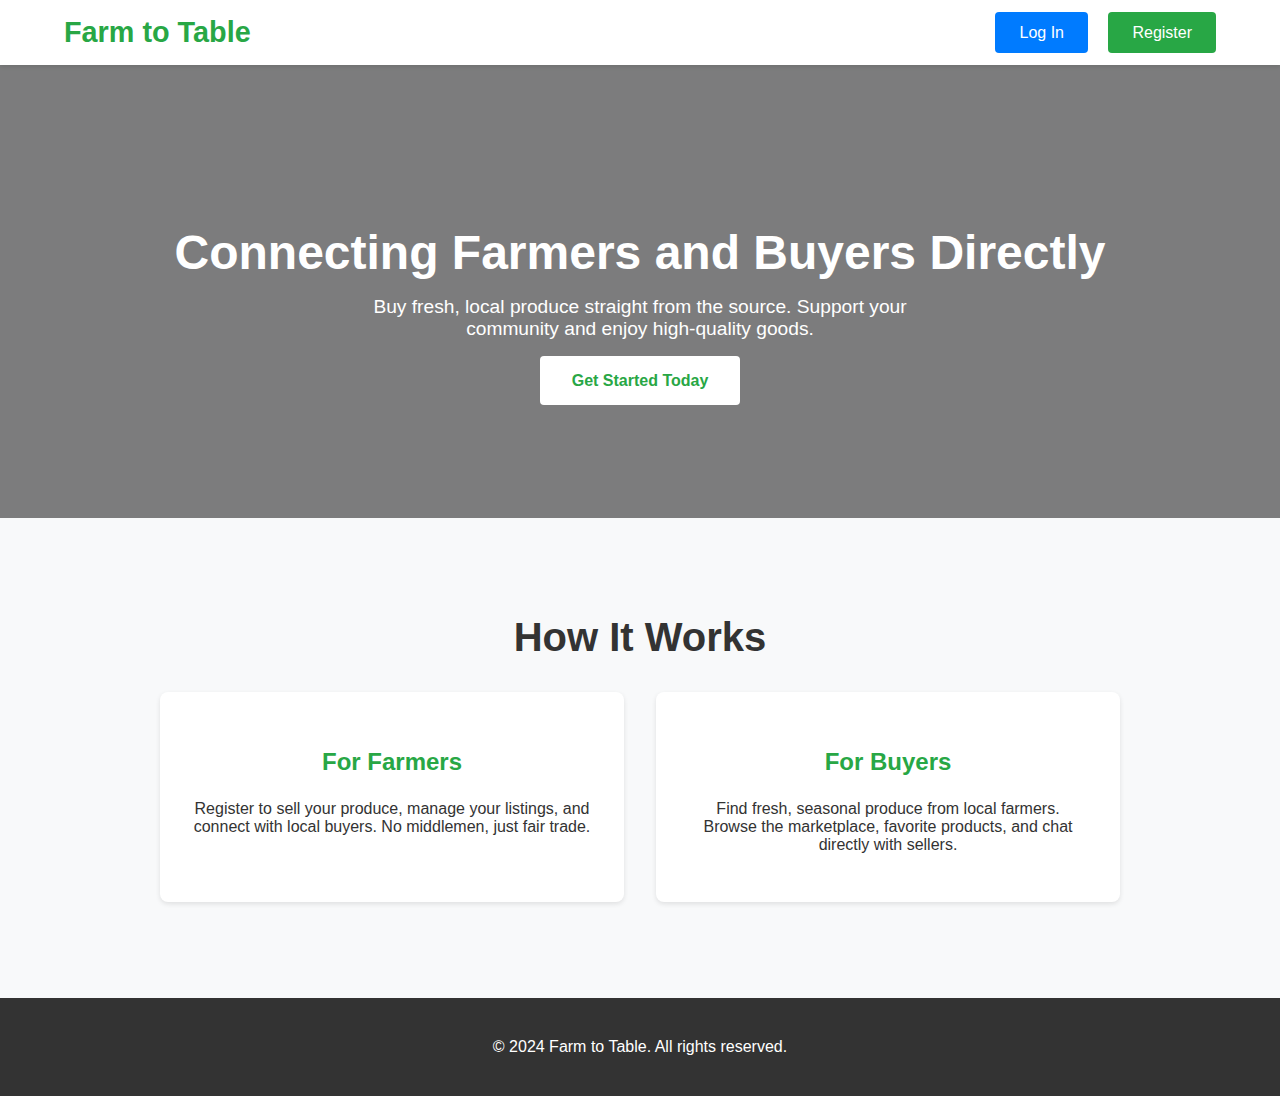
<file: index.html>
<!DOCTYPE html>
<html lang="en">
<head>
    <meta charset="UTF-8">
    <meta name="viewport" content="width=device-width, initial-scale=1.0">
    <title>Farm to Table - Home</title>
    <link rel="stylesheet" href="landing.css">
      <link rel="stylesheet" href="style_enhancements.css">
</head>
<body>
    <header class="landing-header">
        <div class="logo">Farm to Table</div>
        <nav>
            <a href="login.html" class="btn btn-login">Log In</a>
            <a href="register.html" class="btn btn-register">Register</a>
        </nav>
    </header>

    <main class="landing-content">
        <div class="hero-section">
            <div class="hero-text">
                <h1>Connecting Farmers and Buyers Directly</h1>
                <p>Buy fresh, local produce straight from the source. Support your community and enjoy high-quality goods.</p>
                <a href="register.html" class="btn btn-cta">Get Started Today</a>
            </div>
        </div>
        <section class="info-section">
            <h2>How It Works</h2>
            <div class="features-grid">
                <div class="feature-card">
                    <h3>For Farmers</h3>
                    <p>Register to sell your produce, manage your listings, and connect with local buyers. No middlemen, just fair trade.</p>
                </div>
                <div class="feature-card">
                    <h3>For Buyers</h3>
                    <p>Find fresh, seasonal produce from local farmers. Browse the marketplace, favorite products, and chat directly with sellers.</p>
                </div>
            </div>
        </section>
    </main>

    <footer class="landing-footer">
        <p>&copy; 2024 Farm to Table. All rights reserved.</p>
    </footer>
</body>

</html>
</file>
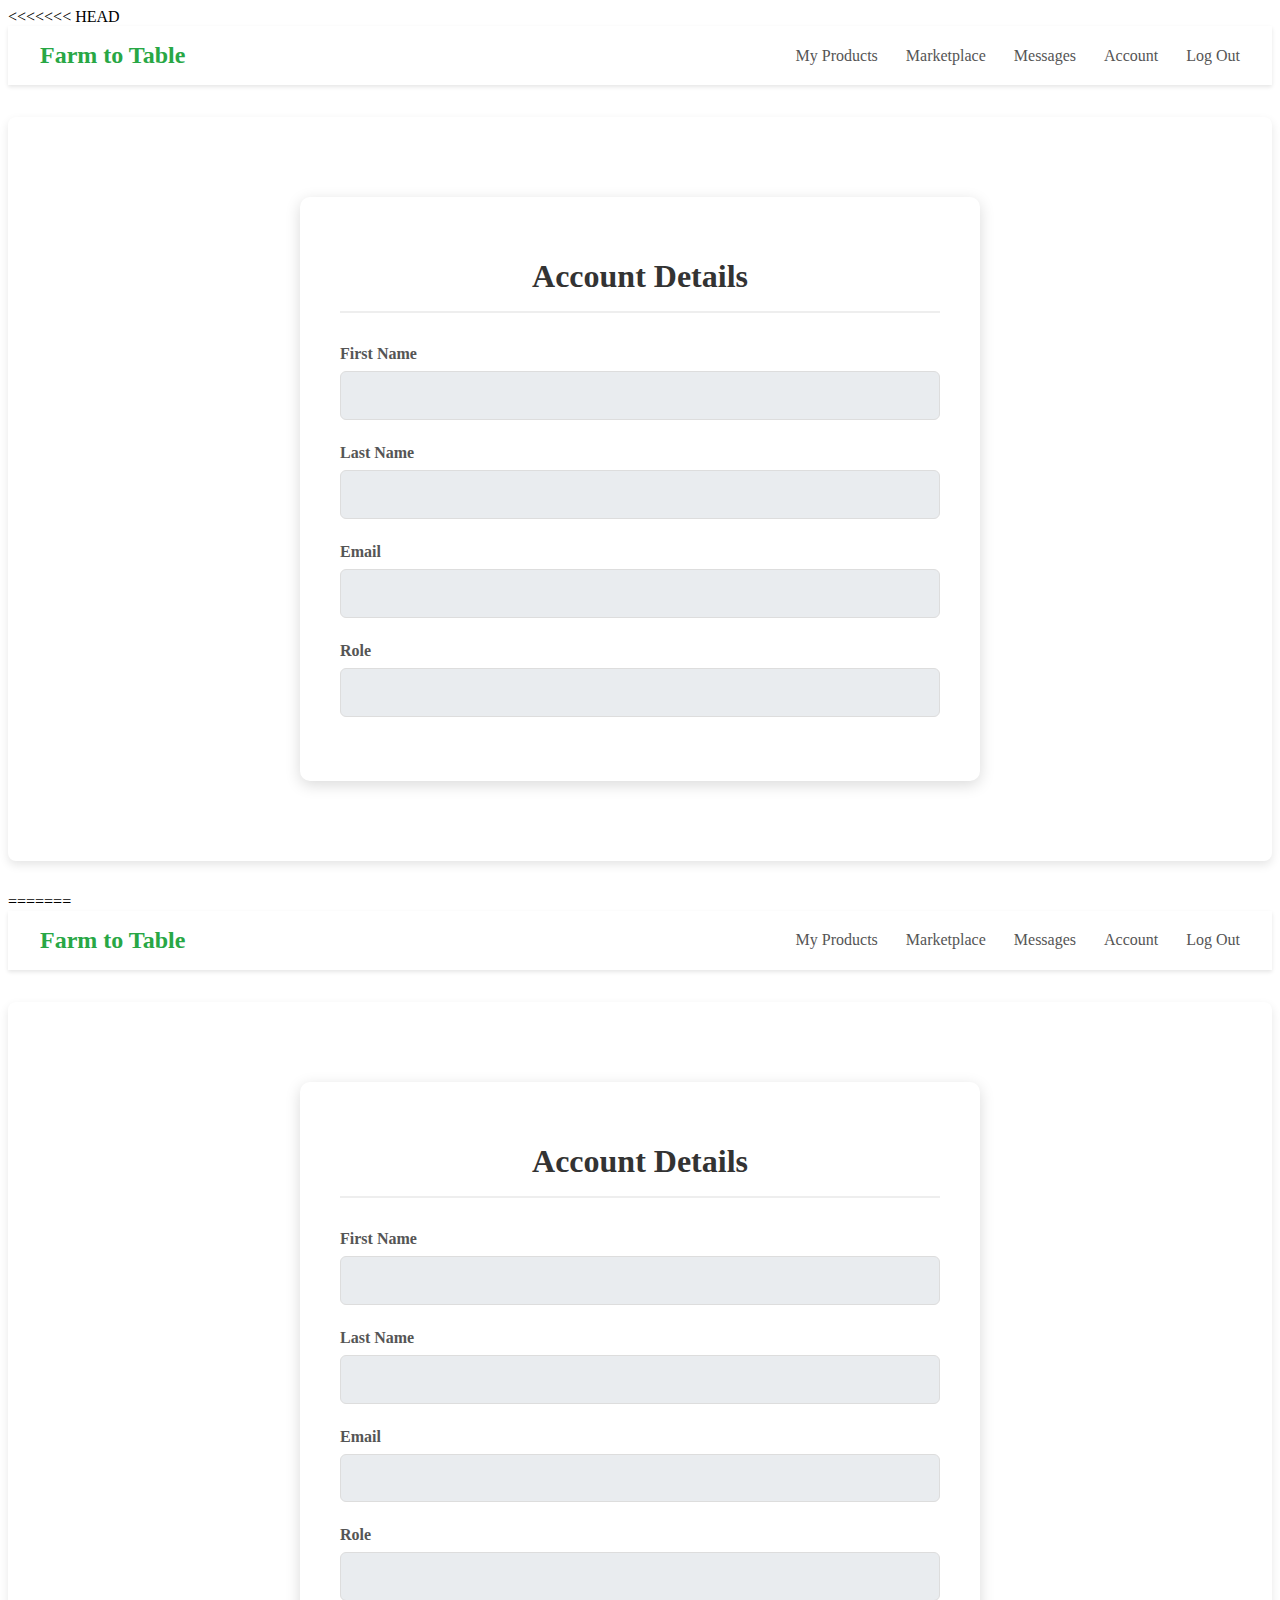
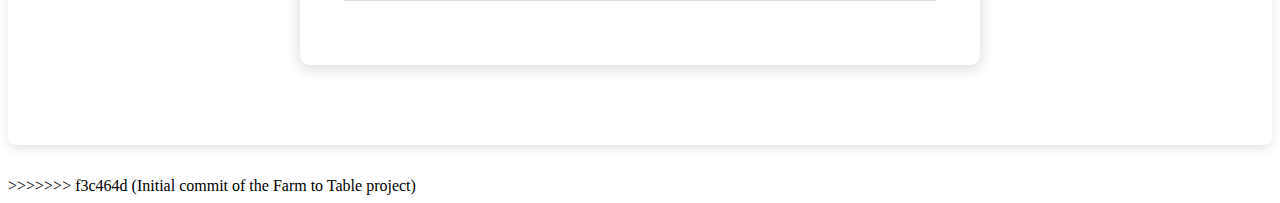
<file: account.html>
<<<<<<< HEAD
<!DOCTYPE html>
<html lang="en">
<head>
    <meta charset="UTF-8">
    <meta name="viewport" content="width=device-width, initial-scale=1.0">
    <title>My Account</title>
    <link rel="stylesheet" href="dashboard.css">
    <link rel="stylesheet" href="account.css">
</head>
<body>
    <header class="navbar">
        <div class="logo">Farm to Table</div>
        <nav>
            <a href="farmer_dashboard.html">My Products</a>
            <a href="marketplace.html">Marketplace</a>
            <a href="messages.html">Messages<span id="messages-notification"></span></a>
            <a href="account.html">Account</a>
            <a href="login.html" id="logout-btn">Log Out</a>
        </nav>
    </header>

    <main class="dashboard-content">
        <form id="account-form" class="account-form">
            <h1>Account Details</h1>
            <div class="form-group">
                <label for="firstName">First Name</label>
                <input type="text" id="firstName" name="firstName" readonly>
            </div>
            <div class="form-group">
                <label for="lastName">Last Name</label>
                <input type="text" id="lastName" name="lastName" readonly>
            </div>
            <div class="form-group">
                <label for="email">Email</label>
                <input type="email" id="email" name="email" readonly>
            </div>
            <div class="form-group">
                <label for="role">Role</label>
                <input type="text" id="role" name="role" readonly>
            </div>
        </form>
    </main>

    <script src="account.js"></script>
</body>

</html>
=======
<!DOCTYPE html>
<html lang="en">
<head>
    <meta charset="UTF-8">
    <meta name="viewport" content="width=device-width, initial-scale=1.0">
    <title>My Account</title>
    <link rel="stylesheet" href="dashboard.css">
    <link rel="stylesheet" href="account.css">
</head>
<body>
    <header class="navbar">
        <div class="logo">Farm to Table</div>
        <nav>
            <a href="farmer_dashboard.html">My Products</a>
            <a href="marketplace.html">Marketplace</a>
            <a href="messages.html">Messages<span id="messages-notification"></span></a>
            <a href="account.html">Account</a>
            <a href="login.html" id="logout-btn">Log Out</a>
        </nav>
    </header>

    <main class="dashboard-content">
        <form id="account-form" class="account-form">
            <h1>Account Details</h1>
            <div class="form-group">
                <label for="firstName">First Name</label>
                <input type="text" id="firstName" name="firstName" readonly>
            </div>
            <div class="form-group">
                <label for="lastName">Last Name</label>
                <input type="text" id="lastName" name="lastName" readonly>
            </div>
            <div class="form-group">
                <label for="email">Email</label>
                <input type="email" id="email" name="email" readonly>
            </div>
            <div class="form-group">
                <label for="role">Role</label>
                <input type="text" id="role" name="role" readonly>
            </div>
        </form>
    </main>

    <script src="account.js"></script>
</body>

</html>
>>>>>>> f3c464d (Initial commit of the Farm to Table project)
</file>
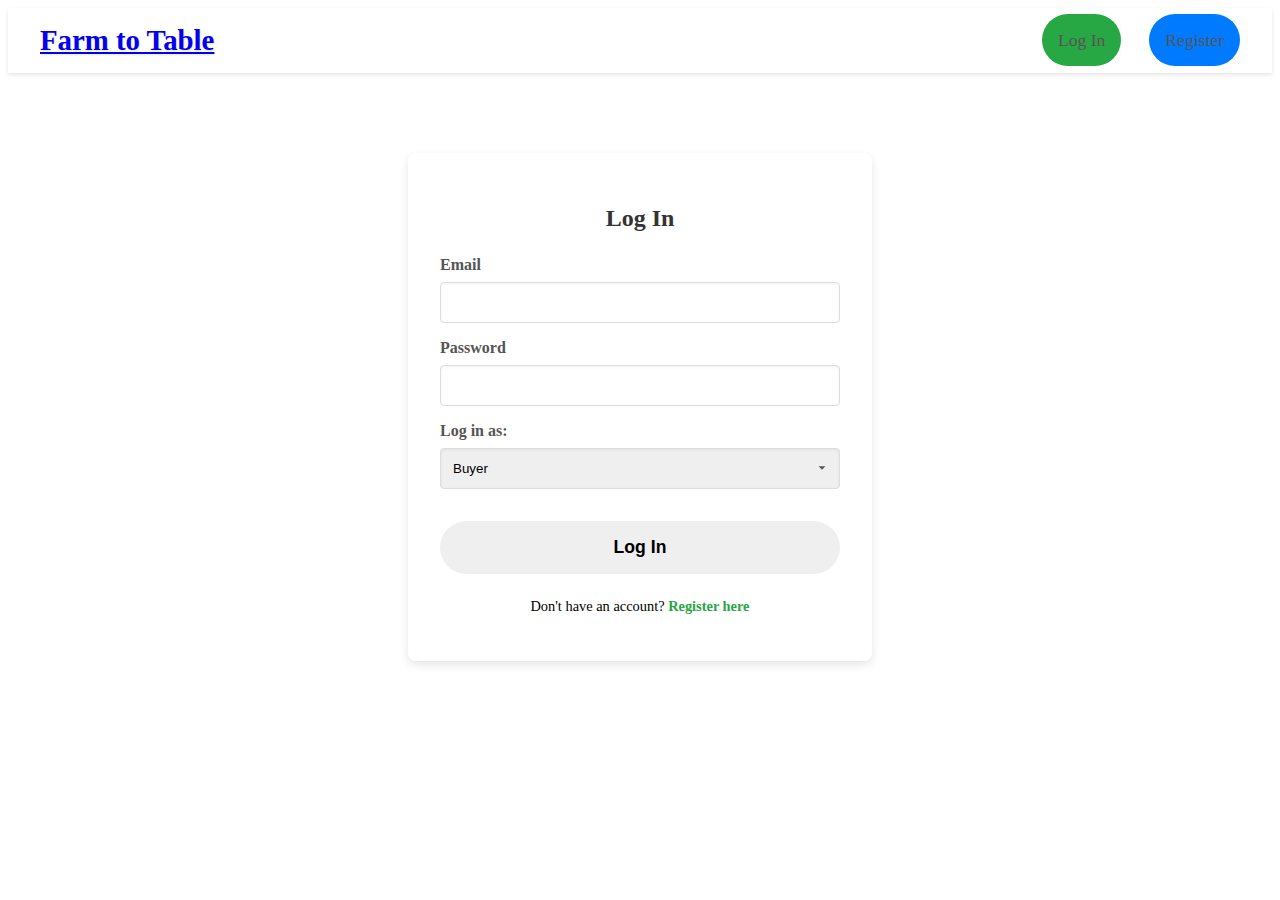
<file: add_product.html>
<!DOCTYPE html>
<html lang="en">
<head>
    <meta charset="UTF-8">
    <meta name="viewport" content="width=device-width, initial-scale=1.0">
    <title>Add New Product</title>
    <link rel="stylesheet" href="dashboard.css">
    <link rel="stylesheet" href="add_product.css">
</head>
<body>
    <header class="navbar">
        <div class="logo">Farm to Table</div>
        <nav>
            <a href="farmer_dashboard.html">My Products</a>
            <a href="marketplace.html">Marketplace</a>
            <a href="messages.html">Messages</a>
            <a href="account.html">Account</a>
            <a href="login.html" id="logout-btn">Log Out</a>
        </nav>
    </header>

    <main class="dashboard-content">
        <h1>Add New Product</h1>
        <form id="add-product-form" class="add-product-form">
            <div class="form-group">
                <label for="productName">Product Name</label>
                <input type="text" id="productName" name="productName" required>
            </div>
            <div class="form-group">
                <label for="description">Description</label>
                <textarea id="description" name="description" rows="5" required></textarea>
            </div>
            <div class="form-group">
                <label for="price">Price</label>
                <input type="text" id="price" name="price" required>
            </div>
            <div class="form-group">
                <label for="image">Product Image</label>
                <input type="file" id="image" name="image" accept="image/*" required>
            </div>
            <button type="submit" class="btn">Add Product</button>
        </form>
    </main>

    <script src="add_product.js"></script>
</body>

</html>
</file>
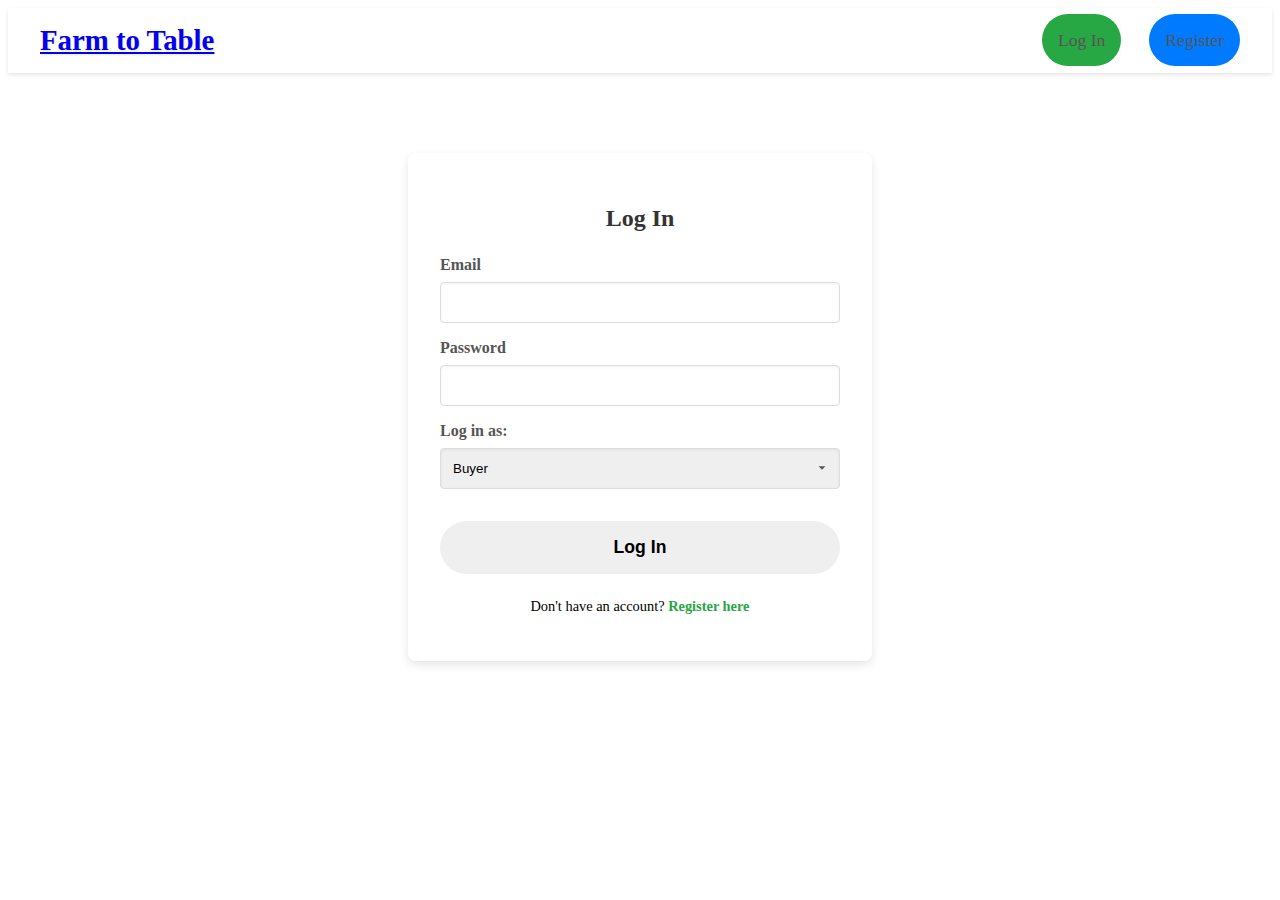
<file: buyer_dashboard.html>
<!DOCTYPE html>
<html lang="en">
<head>
    <meta charset="UTF-8">
    <meta name="viewport" content="width=device-width, initial-scale=1.0">
    <title>Buyer Dashboard</title>
    <link rel="stylesheet" href="dashboard.css">
     <link rel="stylesheet" href="buyer_dashboard.css"> <link rel="stylesheet" href="style_enhancements.css">
</head>
<body>
    <header class="navbar">
        <div class="logo">Farm to Table</div>
        <nav>
            <a href="buyer_dashboard.html">Home</a>
            <a href="buyer_dashboard.html">Marketplace</a>
            <a href="favorites.html">Favorites</a>
            <a href="messages.html">Messages<span id="messages-notification"></span></a>
            <a href="login.html" id="logout-btn">Log Out</a>
        </nav>
    </header>

    <main class="dashboard-content">
        <h1 id="welcome-message">Marketplace</h1>
        <div class="search-container">
            <input type="text" id="search-input" placeholder="Search products...">
        </div>
        <p id="no-products-message" style="text-align: center; font-style: italic; color: #888; display: none;">No products have been uploaded yet.</p>
        <div id="product-grid" class="product-grid">
            </div>
    </main>

    <script src="buyer_dashboard.js"></script>
</body>

</html>
</file>
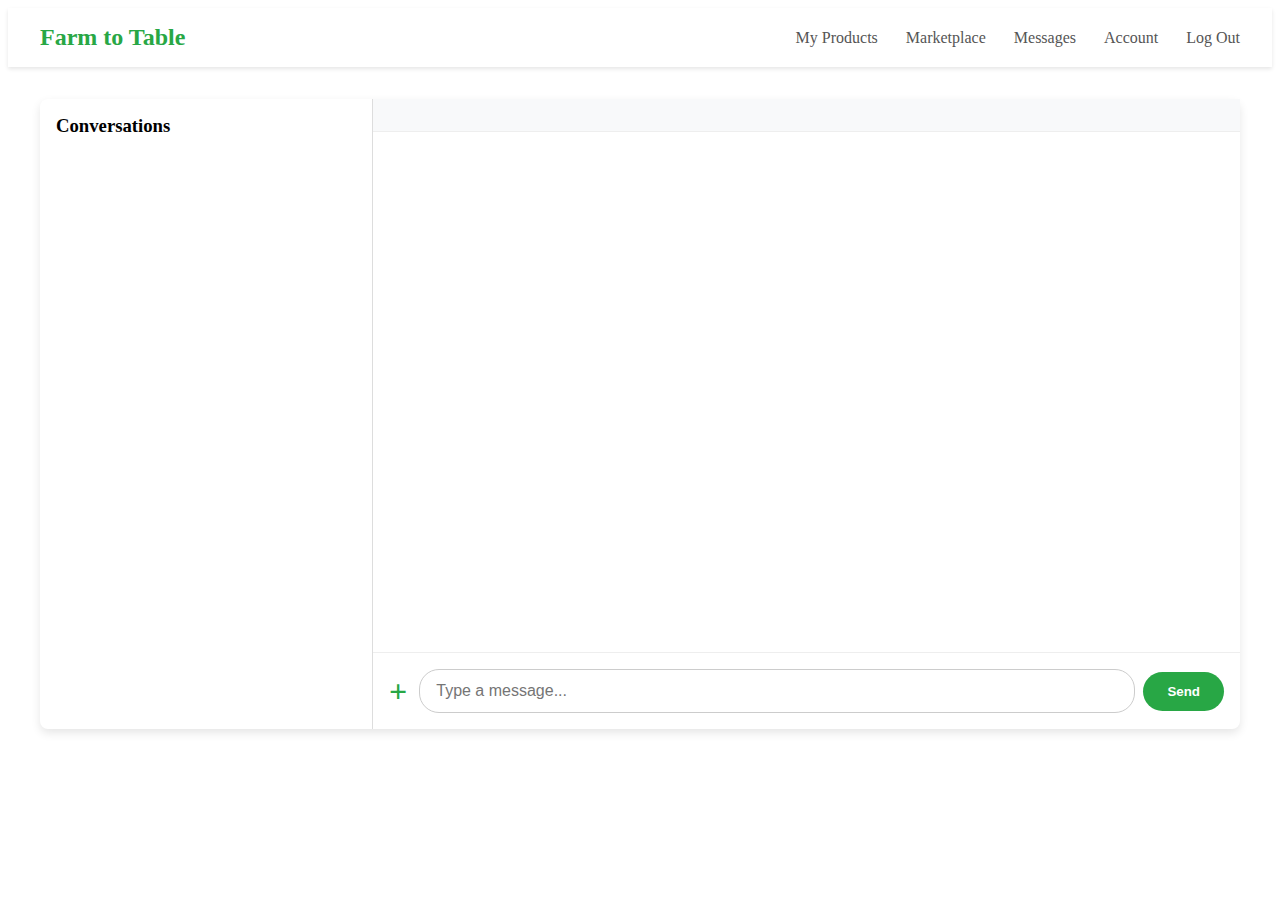
<file: buyer_messages.html>
<!DOCTYPE html>
<html lang="en">
<head>
    <meta charset="UTF-8">
    <meta name="viewport" content="width=device-width, initial-scale=1.0">
    <title>Messages</title>
    <link rel="stylesheet" href="dashboard.css">
     <link rel="stylesheet" href="messages.css">
</head>
<body>
    <header class="navbar">
        <div class="logo">Farm to Table</div>
        <nav>
            <a href="farmer_dashboard.html">My Products</a>
            <a href="buyer_dashboard.html">Marketplace</a>
            <a href="messages.html">Messages<span id="messages-notification"></span></a>
            <a href="account.html">Account</a>
            <a href="login.html" id="logout-btn">Log Out</a>
        </nav>
    </header>

    <main class="messages-container">
        <div class="conversation-list">
            <h3>Conversations</h3>
            <p id="no-conversations-message" style="display: none; text-align: center; font-style: italic; color: #888; padding: 1rem;">No conversations yet. Start a new one by interacting with a product!</p>
            <ul id="conversations-ul">
                </ul>
        </div>
        <div class="chat-box">
            <h3 id="chat-partner-name"></h3>
            <div id="message-history" class="message-history">
                </div>
            <form id="message-form" class="message-form">
                <label for="media-input" class="media-button">+</label>
                <input type="file" id="media-input" accept="image/*,video/*" style="display: none;">
                <input type="text" id="message-input" placeholder="Type a message..." autocomplete="off">
                <button type="submit">Send</button>
            </form>
        </div>
    </main>

    <script src="messages.js"></script>
</body>

</html>
</file>
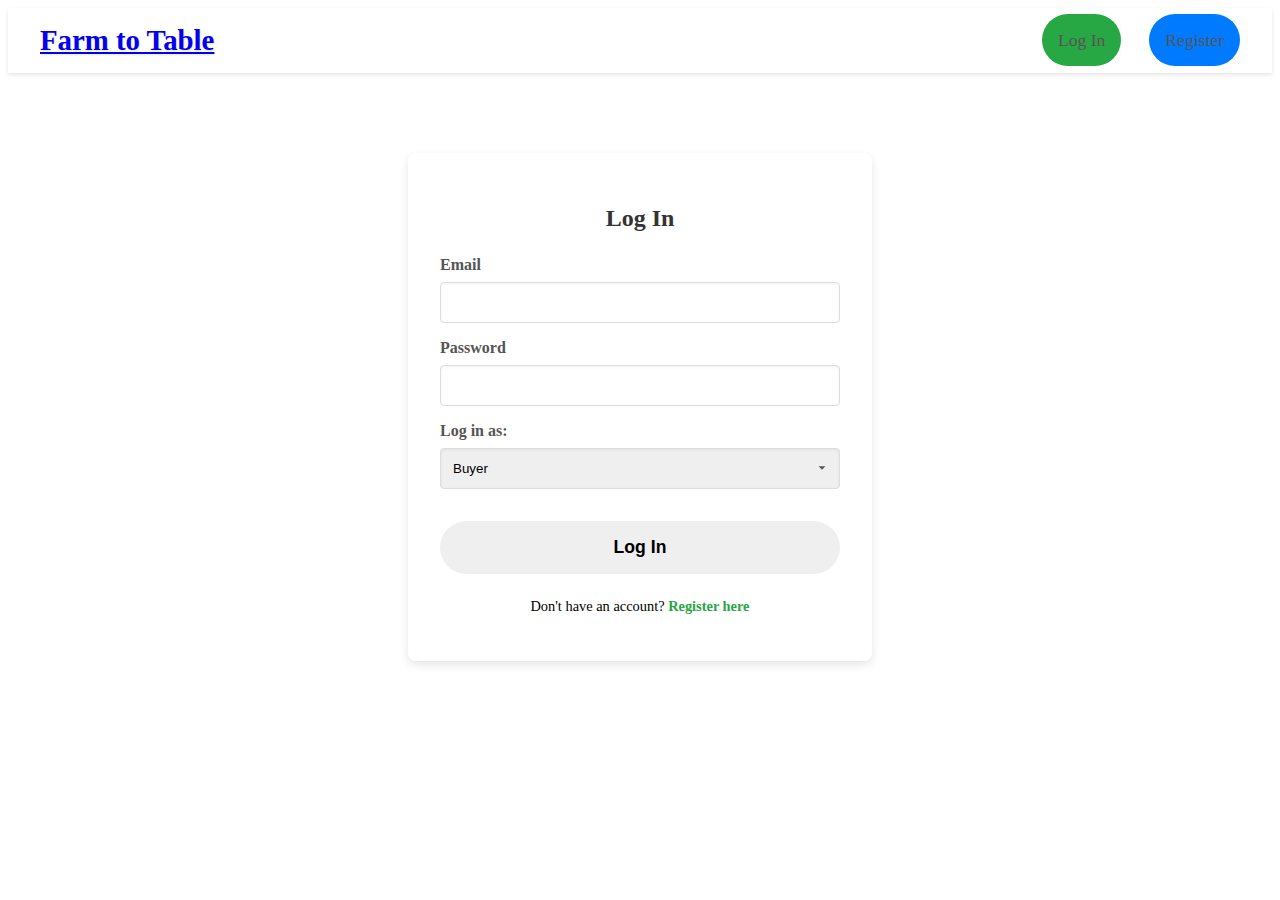
<file: farmer_dashboard.html>
<!DOCTYPE html>
<html lang="en">
<head>
    <meta charset="UTF-8">
    <meta name="viewport" content="width=device-width, initial-scale=1.0">
    <title>Farmer Dashboard</title>
     <link rel="stylesheet" href="dashboard.css">
</head>
<body>
    <header class="navbar">
        <div class="logo">Farm to Table</div>
        <nav>
            <a href="farmer_dashboard.html">My Products</a>
            <a href="marketplace.html">Marketplace</a>
            <a href="messages.html">Messages<span id="messages-notification"></span></a>
            <a href="account.html">Account</a>
            <a href="login.html" id="logout-btn">Log Out</a>
        </nav>
    </header>

    <main class="dashboard-content">
        <h1 id="welcome-message">My Products</h1>
        <button id="add-product-btn" class="btn-add-product">Add New Product</button>
        
        <table id="products-table">
            <thead>
                <tr>
                    <th>Product Name</th>
                    <th>Description</th>
                    <th>Price</th>
                </tr>
            </thead>
            <tbody>
                </tbody>
        </table>
    </main>

    <script src="farmer_dashboard.js"></script>
</body>

</html>
</file>
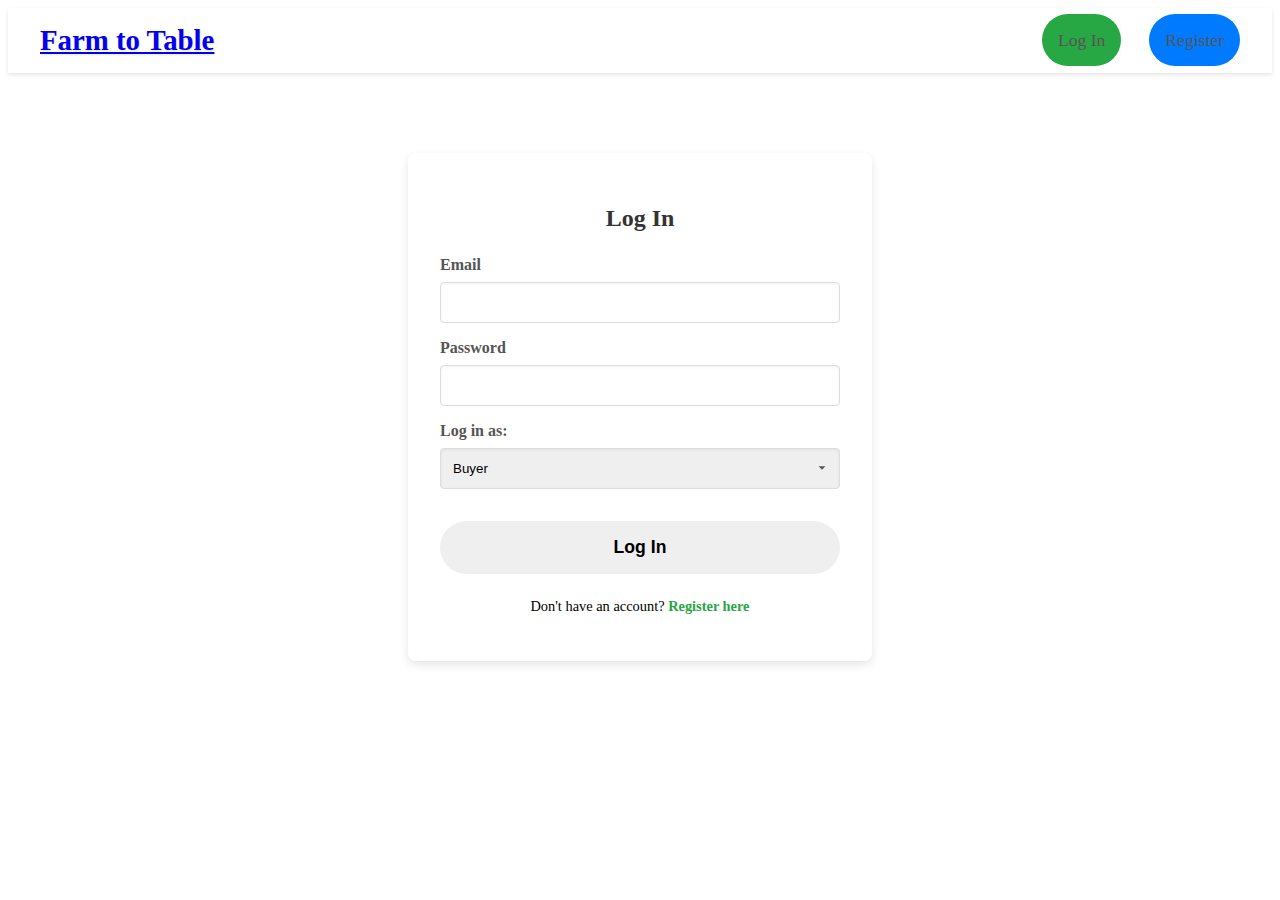
<file: favorites.html>
<!DOCTYPE html>
<html lang="en">
<head>
    <meta charset="UTF-8">
    <meta name="viewport" content="width=device-width, initial-scale=1.0">
    <title>My Favorites</title>
    <link rel="stylesheet" href="dashboard.css">
     <link rel="stylesheet" href="marketplace.css">
</head>
<body>
    <header class="navbar">
        <div class="logo">Farm to Table</div>
        <nav>
            <a href="home.html">Home</a>
            <a href="buyer_dashboard.html">Marketplace</a>
            <a href="favorites.html">Favorites</a>
            <a href="messages.html">Messages<span id="messages-notification"></span></a>
            <a href="login.html" id="logout-btn">Log Out</a>
        </nav>
    </header>

    <main class="dashboard-content">
        <h1>My Favorites</h1>
        <p id="no-favorites-message" style="text-align: center; font-style: italic; color: #888;">Nothing here. Add products to favorites from the Marketplace.</p>
        <div id="favorites-grid" class="product-grid">
            </div>
    </main>

    <script src="favorites.js"></script>
</body>

</html>
</file>
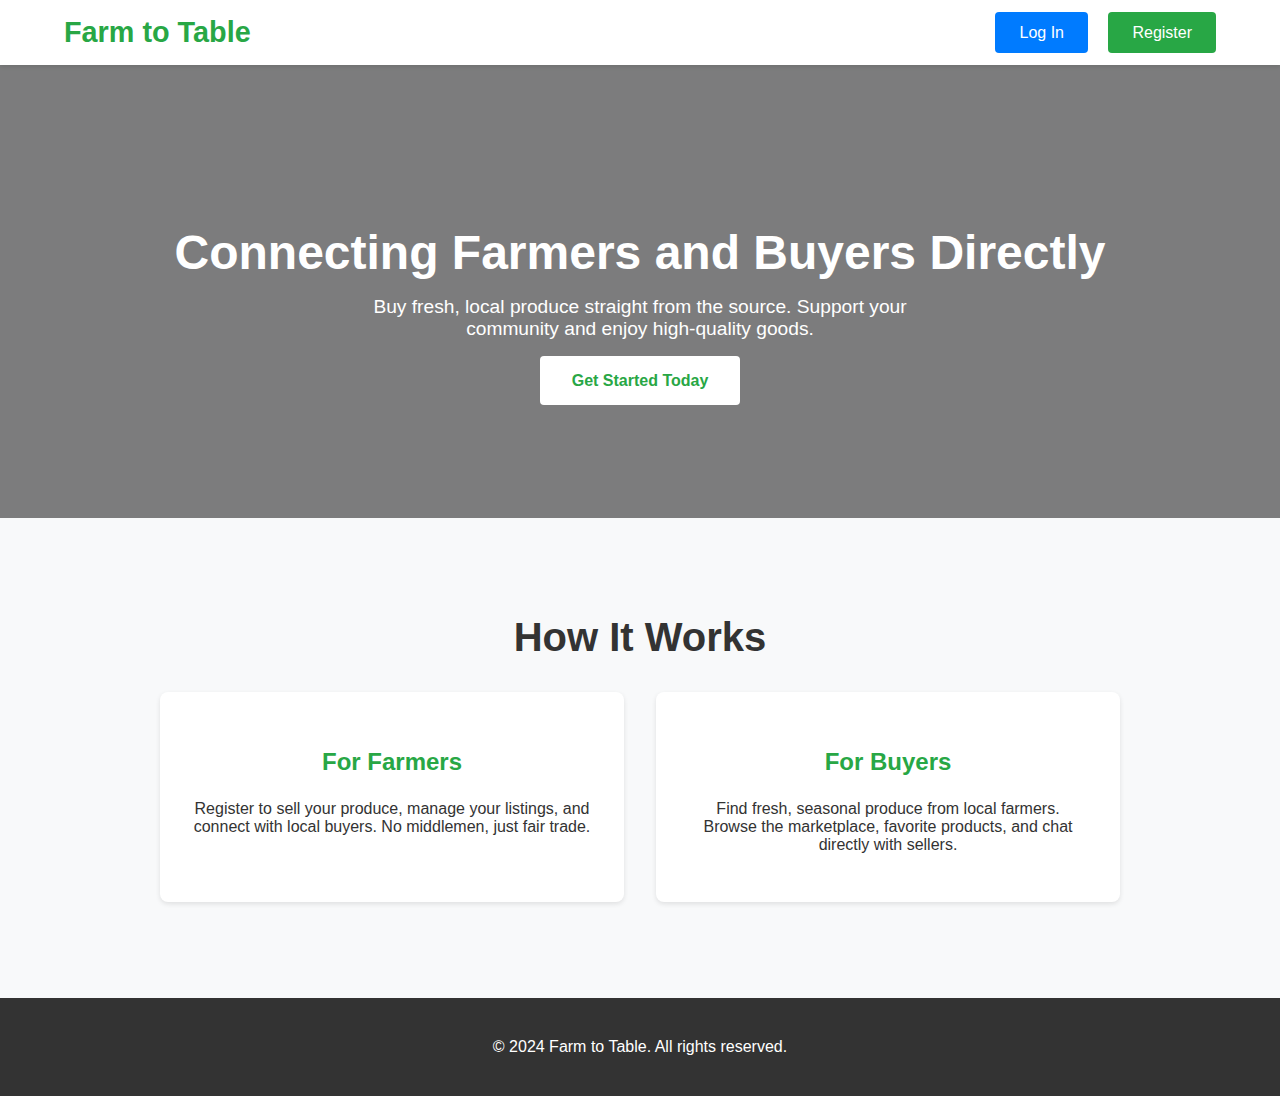
<file: home.html>
<!DOCTYPE html>
<html lang="en">
<head>
    <meta charset="UTF-8">
    <meta name="viewport" content="width=device-width, initial-scale=1.0">
    <title>Farm to Table - Home</title>
    <link rel="stylesheet" href="landing.css">
    <link rel="stylesheet" href="style_enhancements.css">
</head>
<body>
    <header class="landing-header">
        <div class="logo">Farm to Table</div>
        <nav>
            <a href="login.html" class="btn btn-login">Log In</a>
            <a href="register.html" class="btn btn-register">Register</a>
        </nav>
    </header>

    <main class="landing-content">
        <div class="hero-section">
            <div class="hero-text">
                <h1>Connecting Farmers and Buyers Directly</h1>
                <p>Buy fresh, local produce straight from the source. Support your community and enjoy high-quality goods.</p>
                <a href="register.html" class="btn btn-cta">Get Started Today</a>
            </div>
        </div>
        <section class="info-section">
            <h2>How It Works</h2>
            <div class="features-grid">
                <div class="feature-card">
                    <h3>For Farmers</h3>
                    <p>Register to sell your produce, manage your listings, and connect with local buyers. No middlemen, just fair trade.</p>
                </div>
                <div class="feature-card">
                    <h3>For Buyers</h3>
                    <p>Find fresh, seasonal produce from local farmers. Browse the marketplace, favorite products, and chat directly with sellers.</p>
                </div>
            </div>
        </section>
    </main>

    <footer class="landing-footer">
        <p>&copy; 2024 Farm to Table. All rights reserved.</p>
    </footer>
</body>

</html>
</file>
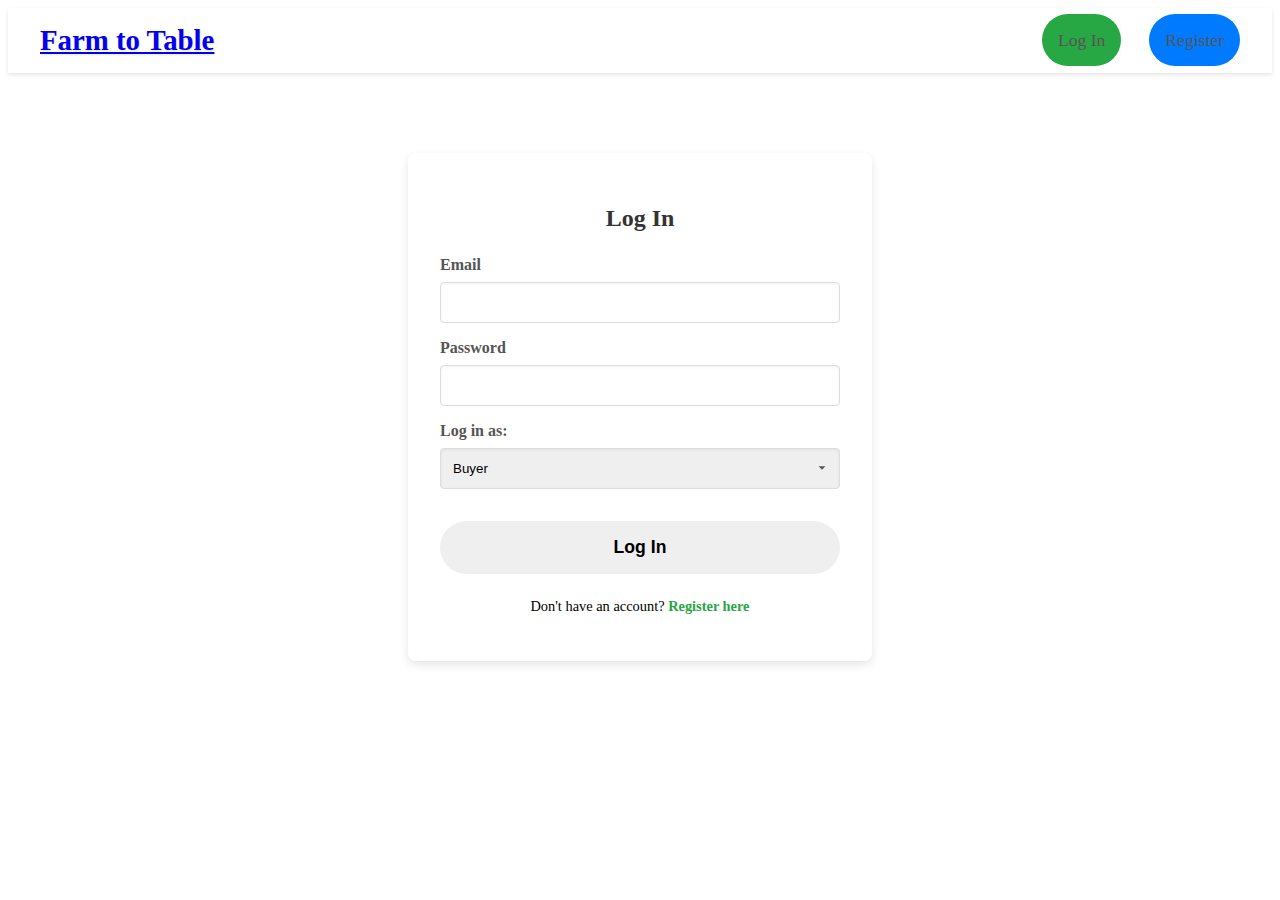
<file: login.html>
<!DOCTYPE html>
<html lang="en">
<head>
    <meta charset="UTF-8">
    <meta name="viewport" content="width=device-width, initial-scale=1.0">
    <title>Login - Farm to Table</title>
    <link rel="stylesheet" href="dashboard.css">
    <link rel="stylesheet" href="login.css">
     <link rel="stylesheet" href="style_enhancements.css">
</head>
<body>
    <header class="navbar">
        <div class="logo">
            <a href="home.html">Farm to Table</a>
        </div>
        <nav>
            <a href="login.html" class="btn btn-login">Log In</a>
            <a href="register.html" class="btn btn-register">Register</a>
        </nav>
    </header>
    <div class="login-container">
        <form id="login-form" class="login-form">
            <h2>Log In</h2>
            <div class="form-group">
                <label for="email">Email</label>
                <input type="email" id="email" name="email" required>
            </div>
            <div class="form-group">
                <label for="password">Password</label>
                <input type="password" id="password" name="password" required>
            </div>
            <div class="form-group">
                <label for="role">Log in as:</label>
                <select id="role" name="role" required>
                    <option value="buyer">Buyer</option>
                    <option value="farmer">Farmer</option>
                </select>
            </div>
            <button type="submit" class="btn">Log In</button>
            <p>Don't have an account? <a href="register.html">Register here</a></p>
        </form>
    </div>
    <script src="login.js"></script>
</body>

</html>
</file>
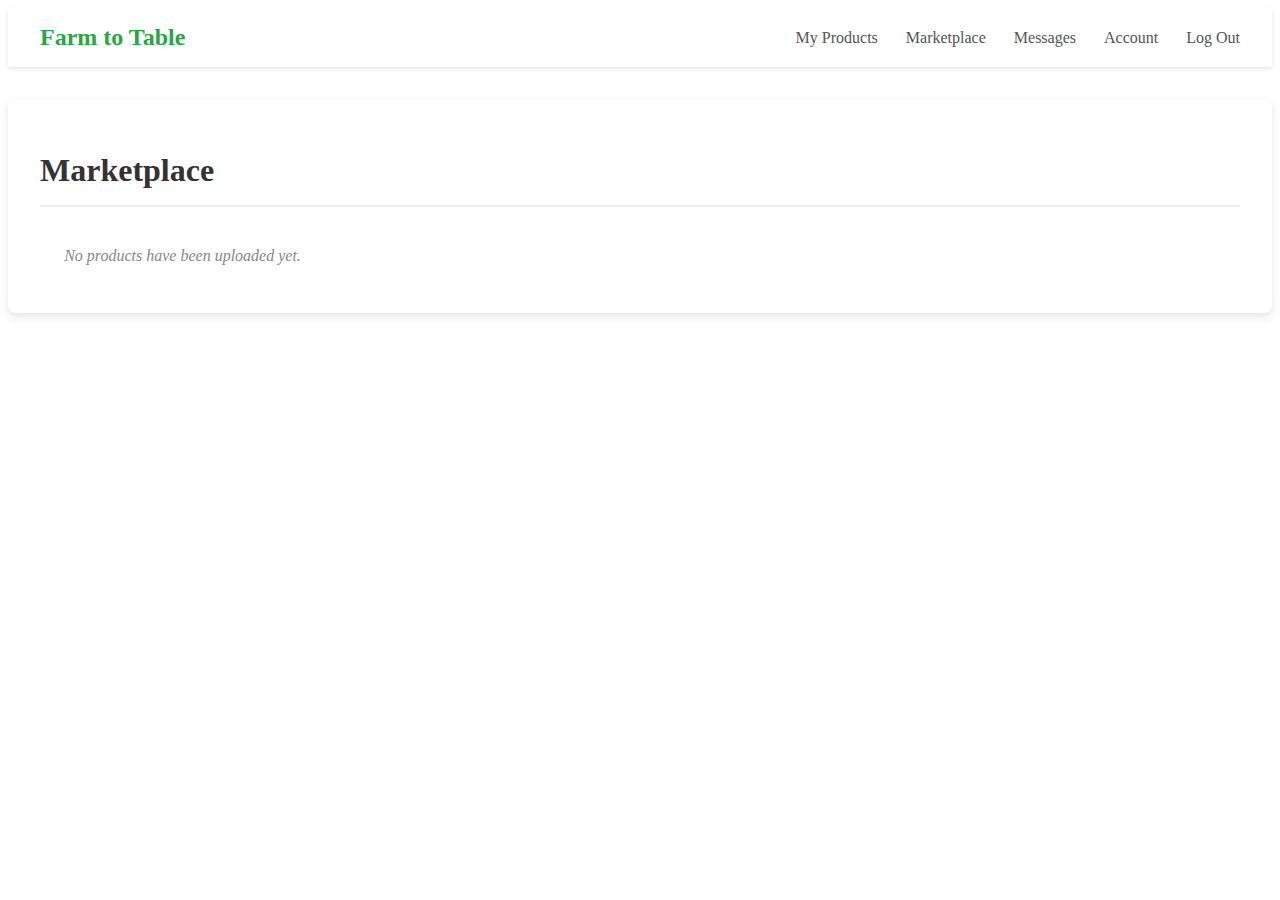
<file: marketplace.html>
<!DOCTYPE html>
<html lang="en">
<head>
    <meta charset="UTF-8">
    <meta name="viewport" content="width=device-width, initial-scale=1.0">
    <title>Marketplace - Farm to Table</title>
    <link rel="stylesheet" href="dashboard.css">
    <link rel="stylesheet" href="marketplace.css">
</head>
<body>
    <header class="navbar">
        <div class="logo">Farm to Table</div>
        <nav>
            <a href="farmer_dashboard.html">My Products</a>
            <a href="marketplace.html">Marketplace</a>
            <a href="messages.html">Messages</a>
            <a href="account.html">Account</a>
            <a href="login.html" id="logout-btn">Log Out</a>
        </nav>
    </header>

    <main class="dashboard-content">
        <h1>Marketplace</h1>
        <div id="product-grid" class="product-grid">
            <p id="no-products-message" style="text-align: center; font-style: italic; color: #888;">No products have been uploaded yet.</p>
        </div>
    </main>

    <script src="marketplace.js"></script>
</body>

</html>
</file>
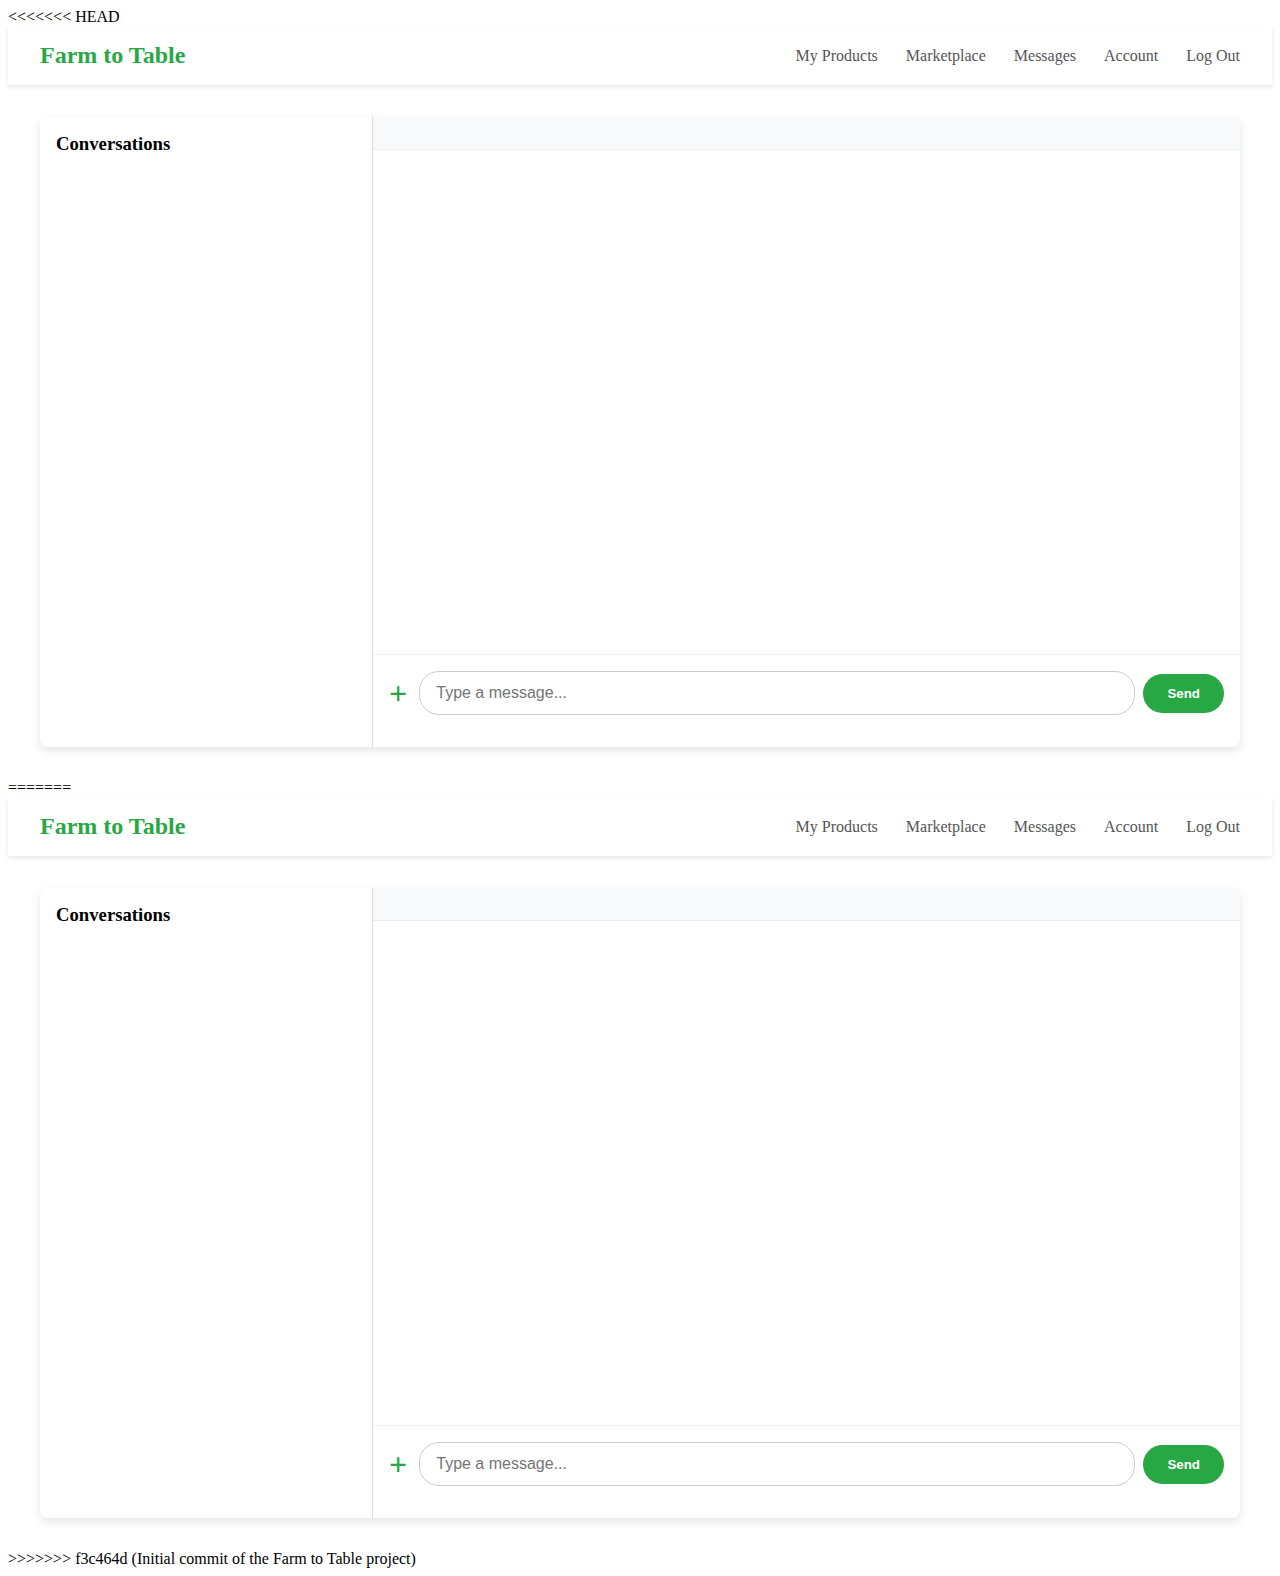
<file: messages.html>
<<<<<<< HEAD
<!DOCTYPE html>
<html lang="en">
<head>
    <meta charset="UTF-8">
    <meta name="viewport" content="width=device-width, initial-scale=1.0">
    <title>Messages</title>
    <link rel="stylesheet" href="dashboard.css">
    <link rel="stylesheet" href="messages.css">
</head>
<body>
    <header class="navbar">
        <div class="logo">Farm to Table</div>
        <nav>
            <a href="farmer_dashboard.html">My Products</a>
            <a href="marketplace.html">Marketplace</a>
            <a href="messages.html">Messages<span id="messages-notification"></span></a>
            <a href="account.html">Account</a>
            <a href="login.html" id="logout-btn">Log Out</a>
        </nav>
    </header>

    <main class="messages-container">
        <div class="conversation-list">
            <h3>Conversations</h3>
            <p id="no-conversations-message" style="display: none; text-align: center; font-style: italic; color: #888; padding: 1rem;">No conversations yet. Start a new one by interacting with a product!</p>
            <ul id="conversations-ul">
                </ul>
        </div>
        <div class="chat-box">
            <h3 id="chat-partner-name"></h3>
            <div id="message-history" class="message-history">
                </div>
            <form id="message-form" class="message-form">
                <label for="media-input" class="media-button">+</label>
                <input type="file" id="media-input" accept="image/*,video/*" style="display: none;">
                <input type="text" id="message-input" placeholder="Type a message..." autocomplete="off">
                <button type="submit">Send</button>
            </form>
        </div>
    </main>

    <script src="messages.js"></script>
</body>

</html>


=======
<!DOCTYPE html>
<html lang="en">
<head>
    <meta charset="UTF-8">
    <meta name="viewport" content="width=device-width, initial-scale=1.0">
    <title>Messages</title>
    <link rel="stylesheet" href="dashboard.css">
    <link rel="stylesheet" href="messages.css">
</head>
<body>
    <header class="navbar">
        <div class="logo">Farm to Table</div>
        <nav>
            <a href="farmer_dashboard.html">My Products</a>
            <a href="marketplace.html">Marketplace</a>
            <a href="messages.html">Messages<span id="messages-notification"></span></a>
            <a href="account.html">Account</a>
            <a href="login.html" id="logout-btn">Log Out</a>
        </nav>
    </header>

    <main class="messages-container">
        <div class="conversation-list">
            <h3>Conversations</h3>
            <p id="no-conversations-message" style="display: none; text-align: center; font-style: italic; color: #888; padding: 1rem;">No conversations yet. Start a new one by interacting with a product!</p>
            <ul id="conversations-ul">
                </ul>
        </div>
        <div class="chat-box">
            <h3 id="chat-partner-name"></h3>
            <div id="message-history" class="message-history">
                </div>
            <form id="message-form" class="message-form">
                <label for="media-input" class="media-button">+</label>
                <input type="file" id="media-input" accept="image/*,video/*" style="display: none;">
                <input type="text" id="message-input" placeholder="Type a message..." autocomplete="off">
                <button type="submit">Send</button>
            </form>
        </div>
    </main>

    <script src="messages.js"></script>
</body>

</html>


>>>>>>> f3c464d (Initial commit of the Farm to Table project)
</file>
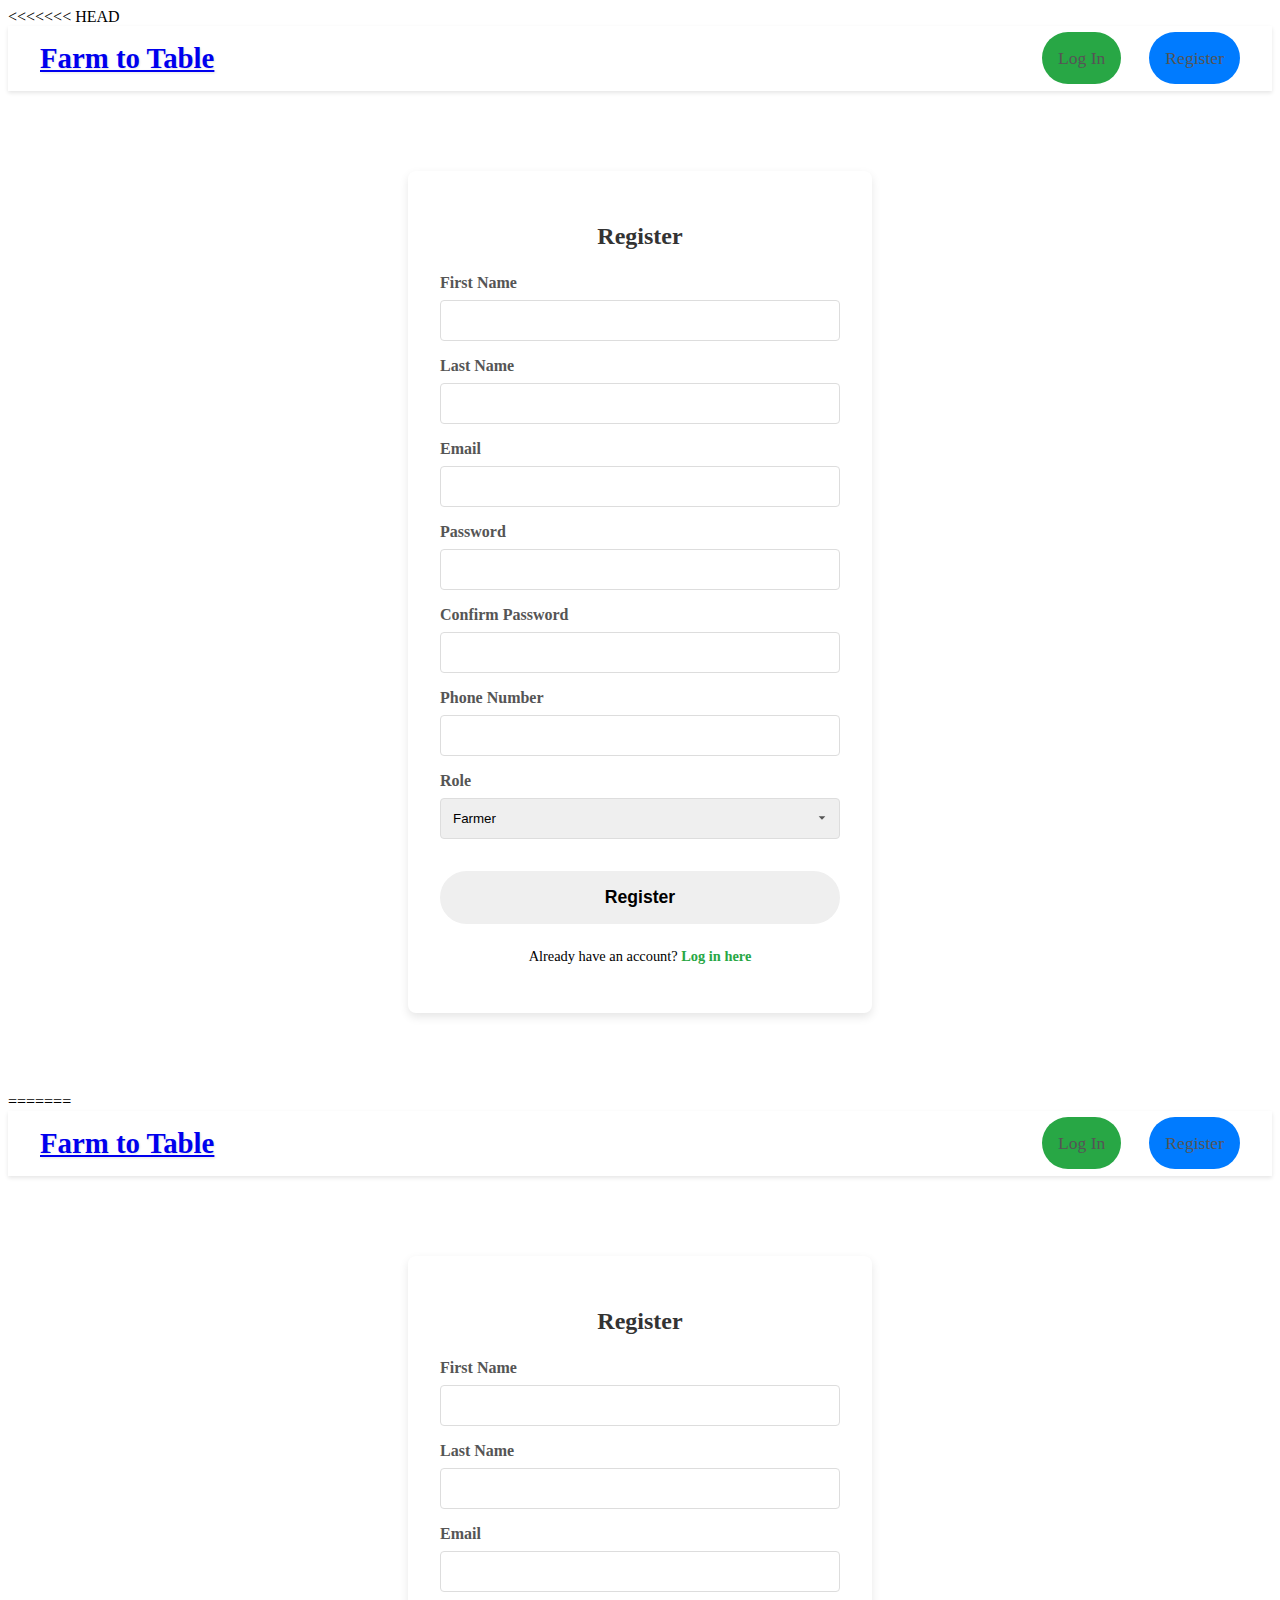
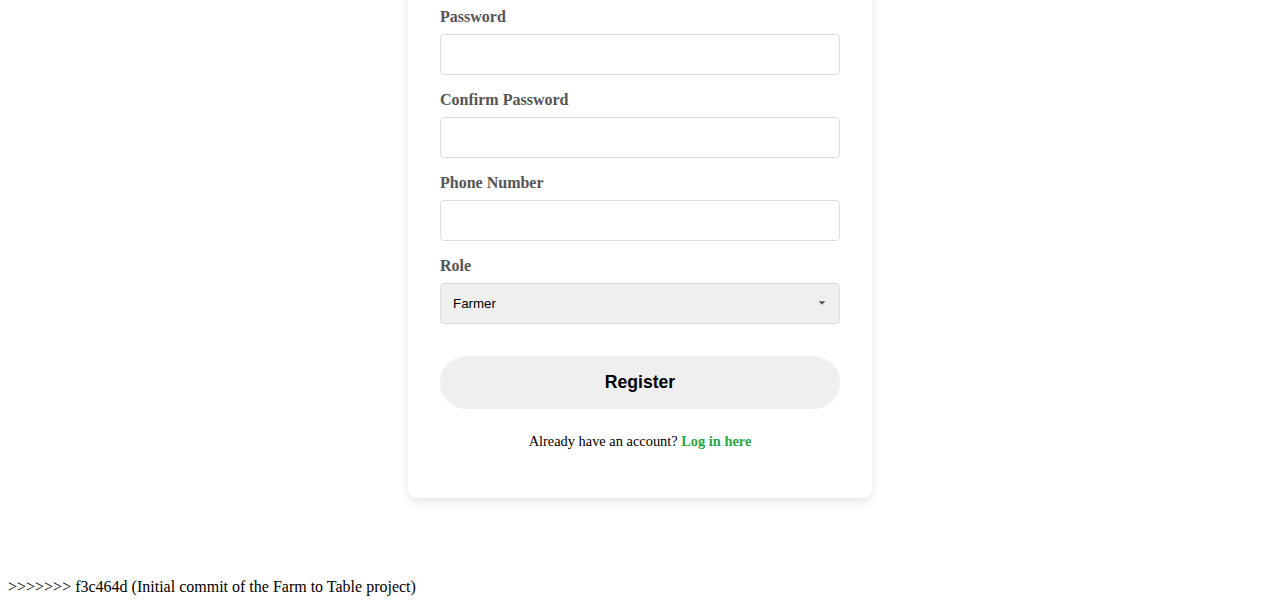
<file: register.html>
<<<<<<< HEAD
<!DOCTYPE html>
<html lang="en">
<head>
    <meta charset="UTF-8">
    <meta name="viewport" content="width=device-width, initial-scale=1.0">
    <title>Register - Farm to Table</title>
    <link rel="stylesheet" href="dashboard.css">
     <link rel="stylesheet" href="login.css">
</head>
<body>
    <header class="navbar">
        <div class="logo">
            <a href="index.html">Farm to Table</a>
        </div>
        <nav>
            <a href="login.html" class="btn btn-login">Log In</a>
            <a href="register.html" class="btn btn-register">Register</a>
        </nav>
    </header>
    <div class="login-container">
        <form id="register-form" class="login-form">
            <h2>Register</h2>
            <div class="form-group">
                <label for="firstName">First Name</label>
                <input type="text" id="firstName" name="firstName" required>
            </div>
            <div class="form-group">
                <label for="lastName">Last Name</label>
                <input type="text" id="lastName" name="lastName" required>
            </div>
            <div class="form-group">
                <label for="email">Email</label>
                <input type="email" id="email" name="email" required>
            </div>
            <div class="form-group">
                <label for="password">Password</label>
                <input type="password" id="password" name="password" required>
            </div>
            <div class="form-group">
                <label for="confirmPassword">Confirm Password</label>
                <input type="password" id="confirmPassword" name="confirmPassword" required>
            </div>
            <div class="form-group">
                <label for="phone">Phone Number</label>
                <input type="tel" id="phone" name="phone" required>
            </div>
            <div class="form-group">
                <label for="role">Role</label>
                <select id="role" name="role" required>
                    <option value="farmer">Farmer</option>
                    <option value="buyer">Buyer</option>
                </select>
            </div>
            <button type="submit" class="btn">Register</button>
            <p>Already have an account? <a href="login.html">Log in here</a></p>
        </form>
    </div>
    <script src="register.js"></script>
</body>

</html>

=======
<!DOCTYPE html>
<html lang="en">
<head>
    <meta charset="UTF-8">
    <meta name="viewport" content="width=device-width, initial-scale=1.0">
    <title>Register - Farm to Table</title>
    <link rel="stylesheet" href="dashboard.css">
     <link rel="stylesheet" href="login.css">
</head>
<body>
    <header class="navbar">
        <div class="logo">
            <a href="index.html">Farm to Table</a>
        </div>
        <nav>
            <a href="login.html" class="btn btn-login">Log In</a>
            <a href="register.html" class="btn btn-register">Register</a>
        </nav>
    </header>
    <div class="login-container">
        <form id="register-form" class="login-form">
            <h2>Register</h2>
            <div class="form-group">
                <label for="firstName">First Name</label>
                <input type="text" id="firstName" name="firstName" required>
            </div>
            <div class="form-group">
                <label for="lastName">Last Name</label>
                <input type="text" id="lastName" name="lastName" required>
            </div>
            <div class="form-group">
                <label for="email">Email</label>
                <input type="email" id="email" name="email" required>
            </div>
            <div class="form-group">
                <label for="password">Password</label>
                <input type="password" id="password" name="password" required>
            </div>
            <div class="form-group">
                <label for="confirmPassword">Confirm Password</label>
                <input type="password" id="confirmPassword" name="confirmPassword" required>
            </div>
            <div class="form-group">
                <label for="phone">Phone Number</label>
                <input type="tel" id="phone" name="phone" required>
            </div>
            <div class="form-group">
                <label for="role">Role</label>
                <select id="role" name="role" required>
                    <option value="farmer">Farmer</option>
                    <option value="buyer">Buyer</option>
                </select>
            </div>
            <button type="submit" class="btn">Register</button>
            <p>Already have an account? <a href="login.html">Log in here</a></p>
        </form>
    </div>
    <script src="register.js"></script>
</body>

</html>

>>>>>>> f3c464d (Initial commit of the Farm to Table project)
</file>
<file: landing.css>
body, html {
    margin: 0;
    padding: 0;
    font-family: Arial, sans-serif;
    background-color: #f8f9fa;
    color: #333;
}

.landing-header {
    background-color: #fff;
    padding: 1rem 5%;
    display: flex;
    justify-content: space-between;
    align-items: center;
    box-shadow: 0 2px 4px rgba(0, 0, 0, 0.1);
}

.landing-header .logo {
    font-size: 1.8rem;
    font-weight: bold;
    color: #28a745;
}

.landing-header nav a.btn {
    text-decoration: none;
    padding: 0.75rem 1.5rem;
    border-radius: 4px;
    margin-left: 1rem;
    transition: background-color 0.3s ease;
}

.btn-login {
    background-color: #007bff;
    color: #fff;
}

.btn-login:hover {
    background-color: #0056b3;
}

.btn-register {
    background-color: #28a745;
    color: #fff;
}

.btn-register:hover {
    background-color: #218838;
}

.hero-section {
    background: linear-gradient(rgba(0, 0, 0, 0.5), rgba(0, 0, 0, 0.5)), url('https://via.placeholder.com/1600x800?text=Farm+Background') center/cover no-repeat;
    color: #fff;
    text-align: center;
    padding: 8rem 2rem;
}

.hero-text h1 {
    font-size: 3rem;
    margin-bottom: 1rem;
}

.hero-text p {
    font-size: 1.2rem;
    max-width: 600px;
    margin: 0 auto 2rem;
}

.btn-cta {
    background-color: #fff;
    color: #28a745;
    text-decoration: none;
    padding: 1rem 2rem;
    border-radius: 4px;
    font-weight: bold;
    transition: background-color 0.3s ease;
}

.btn-cta:hover {
    background-color: #e9e9e9;
}

.info-section {
    padding: 4rem 5%;
    text-align: center;
}

.info-section h2 {
    font-size: 2.5rem;
    margin-bottom: 2rem;
}

.features-grid {
    display: flex;
    justify-content: center;
    gap: 2rem;
}

.feature-card {
    background-color: #fff;
    padding: 2rem;
    border-radius: 8px;
    box-shadow: 0 2px 5px rgba(0, 0, 0, 0.1);
    max-width: 400px;
}

.feature-card h3 {
    color: #28a745;
    font-size: 1.5rem;
}

.landing-footer {
    text-align: center;
    padding: 1.5rem;
    background-color: #333;
    color: #fff;
    margin-top: 2rem;
}
</file>
<file: style_enhancements.css>
/* General Enhancements for Buttons and Forms */
.btn, .btn-action {
    transition: transform 0.2s ease-in-out, box-shadow 0.2s ease-in-out;
    cursor: pointer;
}

.btn:hover, .btn-action:hover {
    transform: translateY(-2px);
    box-shadow: 0 4px 8px rgba(0, 0, 0, 0.2);
}

.form-group input, .form-group select {
    border: 1px solid #ddd;
    box-shadow: inset 0 1px 3px rgba(0,0,0,0.06);
    transition: border-color 0.3s ease;
}

.form-group input:focus, .form-group select:focus {
    border-color: #28a745;
    outline: none;
    box-shadow: 0 0 5px rgba(40, 167, 69, 0.5);
}

/* Login Page Animation */
.login-container {
    animation: fadeIn 0.8s ease-in-out;
}

@keyframes fadeIn {
    from {
        opacity: 0;
        transform: translateY(-20px);
    }
    to {
        opacity: 1;
        transform: translateY(0);
    }
}

/* Search Bar Styling */
.search-container {
    margin-bottom: 2rem;
    position: relative;
}

#search-input {
    width: 100%;
    padding: 1rem;
    border: 2px solid #ddd;
    border-radius: 50px;
    font-size: 1rem;
    box-shadow: 0 2px 5px rgba(0, 0, 0, 0.05);
    transition: border-color 0.3s ease, box-shadow 0.3s ease;
}

#search-input:focus {
    border-color: #28a745;
    box-shadow: 0 0 10px rgba(40, 167, 69, 0.2);
    outline: none;
}

/* Button Styling for Marketplace */
.product-card .actions {
    display: flex;
    flex-wrap: wrap;
    gap: 0.5rem;
    margin-top: 1rem;
}

.btn-action {
    flex-grow: 1;
    padding: 0.75rem;
    border: none;
    border-radius: 50px;
    font-weight: bold;
    color: #fff;
    cursor: pointer;
    transition: background-color 0.3s ease;
}

.message-btn {
    background-color: #007bff;
}

.message-btn:hover {
    background-color: #0056b3;
}

.favorite-btn {
    background-color: #ffc107;
}

.favorite-btn.favorited {
    background-color: #28a745;
    color: #fff;
}

.favorite-btn.favorited:hover {
    background-color: #218838;
}

.favorite-btn:hover {
    background-color: #e0a800;
}
</file>
<file: dashboard.css>
<<<<<<< HEAD
body {
    font-family: Arial, sans-serif;
    background-color: #f0f2f5;
    margin: 0;
    padding: 0;
}

.navbar {
    background-color: #fff;
    padding: 1rem 2rem;
    display: flex;
    justify-content: space-between;
    align-items: center;
    box-shadow: 0 2px 4px rgba(0, 0, 0, 0.1);
}

.navbar .logo {
    font-size: 1.5rem;
    font-weight: bold;
    color: #28a745;
}

.navbar nav a {
    color: #555;
    text-decoration: none;
    margin-left: 1.5rem;
    font-weight: 500;
}

.navbar nav a:hover {
    color: #28a745;
}

.dashboard-content {
    padding: 2rem;
    max-width: 1200px;
    margin: 2rem auto;
    background-color: #fff;
    border-radius: 8px;
    box-shadow: 0 4px 10px rgba(0, 0, 0, 0.1);
}

.dashboard-content h1 {
    color: #333;
    border-bottom: 2px solid #eee;
    padding-bottom: 1rem;
    margin-bottom: 1.5rem;
}

.dashboard-content table {
    width: 100%;
    border-collapse: collapse;
    margin-top: 1rem;
}

.dashboard-content th, .dashboard-content td {
    border: 1px solid #ddd;
    padding: 0.75rem;
    text-align: left;
}

.dashboard-content th {
    background-color: #f2f2f2;
    font-weight: bold;
}

.btn-add-product {
    padding: 0.75rem 1.5rem;
    background-color: #28a745;
    color: #fff;
    border: none;
    border-radius: 4px;
    font-size: 1rem;
    font-weight: bold;
    cursor: pointer;
    transition: background-color 0.3s ease, transform 0.2s ease;
    margin-bottom: 1.5rem;
    box-shadow: 0 4px 6px rgba(40, 167, 69, 0.2);
}

.btn-add-product:hover {
    background-color: #218838;
    transform: translateY(-2px);
    box-shadow: 0 6px 10px rgba(40, 167, 69, 0.3);
=======
body {
    font-family: Arial, sans-serif;
    background-color: #f0f2f5;
    margin: 0;
    padding: 0;
}

.navbar {
    background-color: #fff;
    padding: 1rem 2rem;
    display: flex;
    justify-content: space-between;
    align-items: center;
    box-shadow: 0 2px 4px rgba(0, 0, 0, 0.1);
}

.navbar .logo {
    font-size: 1.5rem;
    font-weight: bold;
    color: #28a745;
}

.navbar nav a {
    color: #555;
    text-decoration: none;
    margin-left: 1.5rem;
    font-weight: 500;
}

.navbar nav a:hover {
    color: #28a745;
}

.dashboard-content {
    padding: 2rem;
    max-width: 1200px;
    margin: 2rem auto;
    background-color: #fff;
    border-radius: 8px;
    box-shadow: 0 4px 10px rgba(0, 0, 0, 0.1);
}

.dashboard-content h1 {
    color: #333;
    border-bottom: 2px solid #eee;
    padding-bottom: 1rem;
    margin-bottom: 1.5rem;
}

.dashboard-content table {
    width: 100%;
    border-collapse: collapse;
    margin-top: 1rem;
}

.dashboard-content th, .dashboard-content td {
    border: 1px solid #ddd;
    padding: 0.75rem;
    text-align: left;
}

.dashboard-content th {
    background-color: #f2f2f2;
    font-weight: bold;
}

.btn-add-product {
    padding: 0.75rem 1.5rem;
    background-color: #28a745;
    color: #fff;
    border: none;
    border-radius: 4px;
    font-size: 1rem;
    font-weight: bold;
    cursor: pointer;
    transition: background-color 0.3s ease, transform 0.2s ease;
    margin-bottom: 1.5rem;
    box-shadow: 0 4px 6px rgba(40, 167, 69, 0.2);
}

.btn-add-product:hover {
    background-color: #218838;
    transform: translateY(-2px);
    box-shadow: 0 6px 10px rgba(40, 167, 69, 0.3);
>>>>>>> f3c464d (Initial commit of the Farm to Table project)
}
</file>
<file: account.css>
.account-form {
    background-color: #fff;
    padding: 2.5rem;
    border-radius: 10px;
    box-shadow: 0 4px 15px rgba(0, 0, 0, 0.15);
    max-width: 600px;
    margin: 3rem auto;
    animation: fadeIn 0.5s ease-in-out;
}

@keyframes fadeIn {
    from {
        opacity: 0;
        transform: translateY(20px);
    }
    to {
        opacity: 1;
        transform: translateY(0);
    }
}

.account-form h1 {
    text-align: center;
    color: #333;
    margin-bottom: 2rem;
    font-size: 2rem;
}

.account-form .form-group {
    margin-bottom: 1.5rem;
}

.account-form label {
    display: block;
    margin-bottom: 0.5rem;
    font-weight: 600;
    color: #555;
    transition: color 0.3s ease;
}

.account-form input[type="text"],
.account-form input[type="email"] {
    width: 100%;
    padding: 0.9rem;
    border: 1px solid #ddd;
    border-radius: 6px;
    box-sizing: border-box;
    font-size: 1rem;
    background-color: #f8f8f8;
    transition: border-color 0.3s ease, box-shadow 0.3s ease;
}

.account-form input[type="text"]:focus,
.account-form input[type="email"]:focus {
    border-color: #28a745;
    box-shadow: 0 0 8px rgba(40, 167, 69, 0.2);
    outline: none;
}

.account-form input[readonly] {
    background-color: #e9ecef;
    cursor: not-allowed;
    color: #6c757d;
}

.account-form button.btn {
    width: 100%;
    padding: 1rem;
    background-color: #28a745;
    color: #fff;
    border: none;
    border-radius: 6px;
    cursor: pointer;
    font-size: 1.1rem;
    font-weight: bold;
    transition: background-color 0.3s ease, transform 0.1s ease;
}

.account-form button.btn:hover {
    background-color: #218838;
    transform: translateY(-2px);
}

.account-form button.btn:active {
    transform: translateY(0);
}
</file>
<file: add_product.css>
<<<<<<< HEAD
.add-product-form {
    background-color: #fff;
    padding: 2rem;
    border-radius: 8px;
    box-shadow: 0 2px 10px rgba(0, 0, 0, 0.1);
    max-width: 600px;
    margin: 2rem auto;
}

.add-product-form .form-group {
    margin-bottom: 1.5rem;
}

.add-product-form label {
    display: block;
    margin-bottom: 0.5rem;
    font-weight: bold;
    color: #555;
}

.add-product-form input[type="text"],
.add-product-form textarea,
.add-product-form input[type="file"] {
    width: 100%;
    padding: 0.75rem;
    border: 1px solid #ccc;
    border-radius: 4px;
    box-sizing: border-box;
    font-size: 1rem;
}

.add-product-form textarea {
    resize: vertical;
}

.add-product-form button.btn {
    width: 100%;
    padding: 1rem;
    background-color: #28a745;
    color: #fff;
    border: none;
    border-radius: 4px;
    font-size: 1.1rem;
    cursor: pointer;
    transition: background-color 0.3s ease;
}

.add-product-form button.btn:hover {
    background-color: #218838;
=======
.add-product-form {
    background-color: #fff;
    padding: 2rem;
    border-radius: 8px;
    box-shadow: 0 2px 10px rgba(0, 0, 0, 0.1);
    max-width: 600px;
    margin: 2rem auto;
}

.add-product-form .form-group {
    margin-bottom: 1.5rem;
}

.add-product-form label {
    display: block;
    margin-bottom: 0.5rem;
    font-weight: bold;
    color: #555;
}

.add-product-form input[type="text"],
.add-product-form textarea,
.add-product-form input[type="file"] {
    width: 100%;
    padding: 0.75rem;
    border: 1px solid #ccc;
    border-radius: 4px;
    box-sizing: border-box;
    font-size: 1rem;
}

.add-product-form textarea {
    resize: vertical;
}

.add-product-form button.btn {
    width: 100%;
    padding: 1rem;
    background-color: #28a745;
    color: #fff;
    border: none;
    border-radius: 4px;
    font-size: 1.1rem;
    cursor: pointer;
    transition: background-color 0.3s ease;
}

.add-product-form button.btn:hover {
    background-color: #218838;
>>>>>>> f3c464d (Initial commit of the Farm to Table project)
}
</file>
<file: buyer_dashboard.css>
/* This is a new CSS file specifically for the buyer dashboard */

/* General dashboard layout from dashboard.css remains */

.dashboard-content {
    padding: 2rem;
}

.search-container {
    margin-bottom: 2rem;
    display: flex;
    justify-content: center;
}

#search-input {
    width: 100%;
    max-width: 500px;
    padding: 0.75rem 1rem;
    border: 1px solid #ccc;
    border-radius: 25px;
    font-size: 1rem;
    box-shadow: 0 2px 4px rgba(0, 0, 0, 0.05);
}

.product-grid {
    display: grid;
    grid-template-columns: repeat(auto-fill, minmax(250px, 1fr));
    gap: 20px;
}

.product-card {
    background-color: #fff;
    border-radius: 8px;
    box-shadow: 0 2px 5px rgba(0, 0, 0, 0.1);
    overflow: hidden;
    display: flex;
    flex-direction: column;
}

.product-card img {
    width: 100%;
    height: 200px;
    object-fit: cover;
}

.product-info {
    padding: 1rem;
}

.product-info h3 {
    margin: 0 0 0.5rem;
    color: #333;
}

.product-info p {
    margin: 0 0 1rem;
    color: #777;
    font-size: 0.9rem;
}

.product-info .price {
    font-size: 1.2rem;
    font-weight: bold;
    color: #28a745;
}

.farmer-info {
    font-size: 0.8rem;
    color: #555;
    margin-bottom: 0.5rem;
}

.button-container {
    display: flex;
    gap: 10px;
    margin-top: 1rem;
}

.btn-action {
    width: 100%;
    padding: 0.75rem;
    border: none;
    border-radius: 4px;
    font-size: 1rem;
    font-weight: bold;
    cursor: pointer;
    transition: transform 0.2s ease-in-out, box-shadow 0.2s ease-in-out;
}

.btn-action.message-btn {
    background-color: #28a745;
    color: #fff;
    box-shadow: 0 4px 6px rgba(40, 167, 69, 0.2);
}

.btn-action.message-btn:hover {
    background-color: #218838;
    transform: translateY(-2px);
    box-shadow: 0 6px 10px rgba(40, 167, 69, 0.3);
}

.btn-favorite {
    width: 100%;
    padding: 0.5rem;
    border: 1px solid #28a745;
    border-radius: 4px;
    background-color: #fff;
    color: #28a745;
    font-size: 1rem;
    font-weight: bold;
    cursor: pointer;
    transition: background-color 0.3s, color 0.3s;
}

.btn-favorite:hover {
    background-color: #28a745;
    color: #fff;
}

.btn-favorite.favorited {
    background-color: #28a745;
    color: #fff;
    cursor: default;
}

.btn-favorite.favorited:hover {
    background-color: #28a745;
    color: #fff;
}
</file>
<file: messages.css>
.messages-container {
    display: flex;
    max-width: 1200px;
    margin: 2rem auto;
    background-color: #fff;
    border-radius: 8px;
    box-shadow: 0 4px 10px rgba(0, 0, 0, 0.1);
    height: 70vh;
}

.conversation-list {
    width: 300px;
    border-right: 1px solid #ddd;
    padding: 1rem;
    overflow-y: auto;
}

.conversation-list h3 {
    margin-top: 0;
}

.conversation-list ul {
    list-style: none;
    padding: 0;
    margin: 0;
}

.conversation-list li {
    padding: 1rem;
    border-bottom: 1px solid #eee;
    cursor: pointer;
    transition: background-color 0.3s ease;
}

.conversation-list li:hover {
    background-color: #f9f9f9;
}

.chat-box {
    flex-grow: 1;
    display: flex;
    flex-direction: column;
}

.chat-box h3 {
    padding: 1rem;
    margin: 0;
    border-bottom: 1px solid #eee;
    background-color: #f8f9fa;
    text-align: center;
}

.message-history {
    flex-grow: 1;
    padding: 1rem;
    overflow-y: auto;
    display: flex;
    flex-direction: column;
}

.message {
    padding: 0.75rem;
    border-radius: 18px;
    margin-bottom: 0.5rem;
    max-width: 70%;
    word-wrap: break-word;
}

.message.sent {
    background-color: #dcf8c6;
    align-self: flex-end;
}

.message.received {
    background-color: #f1f0f0;
    align-self: flex-start;
}

.message-form {
    display: flex;
    padding: 1rem;
    border-top: 1px solid #eee;
    align-items: center;
}

.message-form input[type="text"] {
    flex-grow: 1;
    border: 1px solid #ccc;
    border-radius: 20px;
    padding: 0.75rem 1rem;
    margin-right: 0.5rem;
    font-size: 1rem;
}

.message-form button {
    background-color: #28a745;
    color: #fff;
    border: none;
    border-radius: 20px;
    padding: 0.75rem 1.5rem;
    cursor: pointer;
    font-weight: bold;
    transition: background-color 0.3s ease;
}

.message-form button:hover {
    background-color: #218838;
}

.media-button {
    font-size: 2rem;
    font-weight: bold;
    color: #28a745;
    cursor: pointer;
    margin-right: 0.75rem;
    transition: transform 0.2s ease;
}

.media-button:hover {
    transform: scale(1.1);
}
</file>
<file: marketplace.css>
.product-grid {
    display: grid;
    grid-template-columns: repeat(auto-fill, minmax(250px, 1fr));
    gap: 20px;
}

.product-card {
    background-color: #fff;
    border-radius: 8px;
    box-shadow: 0 2px 5px rgba(0, 0, 0, 0.1);
    overflow: hidden;
    display: flex;
    flex-direction: column;
}

.product-card img {
    width: 100%;
    height: 200px;
    object-fit: cover;
}

.product-info {
    padding: 1rem;
}

.product-info h3 {
    margin: 0 0 0.5rem;
    color: #333;
}

.product-info p {
    margin: 0 0 1rem;
    color: #777;
    font-size: 0.9rem;
}

.product-info .price {
    font-size: 1.2rem;
    font-weight: bold;
    color: #28a745;
}

.button-container {
    display: flex;
    gap: 10px;
    margin-top: 1rem;
}

.btn-action {
    width: 100%;
    padding: 0.75rem;
    border: none;
    border-radius: 4px;
    font-size: 1rem;
    font-weight: bold;
    cursor: pointer;
    transition: transform 0.2s ease-in-out, box-shadow 0.2s ease-in-out;
}

.btn-action.message-btn {
    background-color: #28a745;
    color: #fff;
    box-shadow: 0 4px 6px rgba(40, 167, 69, 0.2);
}

.btn-action.message-btn:hover {
    background-color: #218838;
    transform: translateY(-2px);
    box-shadow: 0 6px 10px rgba(40, 167, 69, 0.3);
}

.btn-action.my-product {
    background-color: #ccc;
    color: #666;
    cursor: not-allowed;
}

.btn-favorite {
    width: 100%;
    padding: 0.5rem;
    border: 1px solid #28a745;
    border-radius: 4px;
    background-color: #fff;
    color: #28a745;
    font-size: 1rem;
    font-weight: bold;
    cursor: pointer;
    transition: background-color 0.3s, color 0.3s;
}

.btn-favorite:hover {
    background-color: #28a745;
    color: #fff;
}

.btn-favorite.favorited {
    background-color: #28a745;
    color: #fff;
    cursor: default;
}

.btn-favorite.favorited:hover {
    background-color: #28a745;
    color: #fff;
}

.farmer-info {
    font-size: 0.8rem;
    color: #555;
    margin-bottom: 0.5rem;
}
</file>
<file: login.css>
<<<<<<< HEAD
/* General Page and Container Styles */
body {
    font-family: Arial, sans-serif;
    background-color: #f4f4f4;
    display: flex;
    flex-direction: column;
    min-height: 100vh;
    margin: 0;
}

.login-container {
    background-color: #fff;
    padding: 2rem;
    border-radius: 8px;
    box-shadow: 0 4px 10px rgba(0, 0, 0, 0.1);
    width: 90%;
    max-width: 400px;
    margin: 5rem auto;
    text-align: center;
    animation: fadeIn 0.8s ease-in-out;
}

/* Form Styles */
.login-form h2 {
    margin-bottom: 1.5rem;
    color: #333;
}

.form-group {
    margin-bottom: 1rem;
    text-align: left;
}

.form-group label {
    display: block;
    margin-bottom: 0.5rem;
    color: #555;
    font-weight: bold;
}

.form-group input, .form-group select {
    width: 100%;
    padding: 0.75rem;
    border: 1px solid #ddd;
    border-radius: 4px;
    box-sizing: border-box;
    transition: border-color 0.3s ease, box-shadow 0.3s ease;
}

.form-group input:focus, .form-group select:focus {
    border-color: #28a745;
    outline: none;
    box-shadow: 0 0 5px rgba(40, 167, 69, 0.5);
}

.login-form p {
    margin-top: 1.5rem;
    font-size: 0.9rem;
}

.login-form a {
    color: #28a745;
    text-decoration: none;
    font-weight: bold;
}

.login-form a:hover {
    text-decoration: underline;
}

/* Restyled Buttons */
.btn {
    width: 100%;
    padding: 1rem;
    border: none;
    border-radius: 50px;
    cursor: pointer;
    font-size: 1.1rem;
    font-weight: bold;
    margin-top: 1rem;
    transition: transform 0.2s ease-in-out, box-shadow 0.2s ease-in-out, background-color 0.3s ease;
}

.btn:hover {
    transform: translateY(-2px);
    box-shadow: 0 4px 10px rgba(0, 0, 0, 0.2);
}

.btn-login {
    background-color: #28a745;
    color: #fff;
}

.btn-login:hover {
    background-color: #218838;
}

.btn-register {
    background-color: #007bff;
    color: #fff;
}

.btn-register:hover {
    background-color: #0056b3;
}

/* Restyled Logo */
.navbar .logo {
    font-size: 1.8rem;
    font-weight: bold;
    color: #28a745;
    text-shadow: 1px 1px 2px rgba(0, 0, 0, 0.1);
    transition: transform 0.2s ease;
}

.navbar .logo:hover {
    transform: scale(1.05);
}

/* New: Restyled Select Element */
.form-group select {
    appearance: none;
    -webkit-appearance: none;
    -moz-appearance: none;
    background-image: url("data:image/svg+xml,%3Csvg xmlns='http://www.w3.org/2000/svg' width='12' height='12' viewBox='0 0 12 12'%3E%3Cpath fill='%23555' d='M6 8l-4-4h8z'/%3E%3C/svg%3E");
    background-repeat: no-repeat;
    background-position: right 0.75rem center;
    background-size: 10px;
    padding-right: 2rem;
    cursor: pointer;
}

/* Media Queries for Responsiveness */
@media (max-width: 480px) {
    .login-container {
        padding: 1.5rem;
        width: 95%;
        margin: 2rem auto;
    }
=======
/* General Page and Container Styles */
body {
    font-family: Arial, sans-serif;
    background-color: #f4f4f4;
    display: flex;
    flex-direction: column;
    min-height: 100vh;
    margin: 0;
}

.login-container {
    background-color: #fff;
    padding: 2rem;
    border-radius: 8px;
    box-shadow: 0 4px 10px rgba(0, 0, 0, 0.1);
    width: 90%;
    max-width: 400px;
    margin: 5rem auto;
    text-align: center;
    animation: fadeIn 0.8s ease-in-out;
}

/* Form Styles */
.login-form h2 {
    margin-bottom: 1.5rem;
    color: #333;
}

.form-group {
    margin-bottom: 1rem;
    text-align: left;
}

.form-group label {
    display: block;
    margin-bottom: 0.5rem;
    color: #555;
    font-weight: bold;
}

.form-group input, .form-group select {
    width: 100%;
    padding: 0.75rem;
    border: 1px solid #ddd;
    border-radius: 4px;
    box-sizing: border-box;
    transition: border-color 0.3s ease, box-shadow 0.3s ease;
}

.form-group input:focus, .form-group select:focus {
    border-color: #28a745;
    outline: none;
    box-shadow: 0 0 5px rgba(40, 167, 69, 0.5);
}

.login-form p {
    margin-top: 1.5rem;
    font-size: 0.9rem;
}

.login-form a {
    color: #28a745;
    text-decoration: none;
    font-weight: bold;
}

.login-form a:hover {
    text-decoration: underline;
}

/* Restyled Buttons */
.btn {
    width: 100%;
    padding: 1rem;
    border: none;
    border-radius: 50px;
    cursor: pointer;
    font-size: 1.1rem;
    font-weight: bold;
    margin-top: 1rem;
    transition: transform 0.2s ease-in-out, box-shadow 0.2s ease-in-out, background-color 0.3s ease;
}

.btn:hover {
    transform: translateY(-2px);
    box-shadow: 0 4px 10px rgba(0, 0, 0, 0.2);
}

.btn-login {
    background-color: #28a745;
    color: #fff;
}

.btn-login:hover {
    background-color: #218838;
}

.btn-register {
    background-color: #007bff;
    color: #fff;
}

.btn-register:hover {
    background-color: #0056b3;
}

/* Restyled Logo */
.navbar .logo {
    font-size: 1.8rem;
    font-weight: bold;
    color: #28a745;
    text-shadow: 1px 1px 2px rgba(0, 0, 0, 0.1);
    transition: transform 0.2s ease;
}

.navbar .logo:hover {
    transform: scale(1.05);
}

/* New: Restyled Select Element */
.form-group select {
    appearance: none;
    -webkit-appearance: none;
    -moz-appearance: none;
    background-image: url("data:image/svg+xml,%3Csvg xmlns='http://www.w3.org/2000/svg' width='12' height='12' viewBox='0 0 12 12'%3E%3Cpath fill='%23555' d='M6 8l-4-4h8z'/%3E%3C/svg%3E");
    background-repeat: no-repeat;
    background-position: right 0.75rem center;
    background-size: 10px;
    padding-right: 2rem;
    cursor: pointer;
}

/* Media Queries for Responsiveness */
@media (max-width: 480px) {
    .login-container {
        padding: 1.5rem;
        width: 95%;
        margin: 2rem auto;
    }
>>>>>>> f3c464d (Initial commit of the Farm to Table project)
}
</file>
